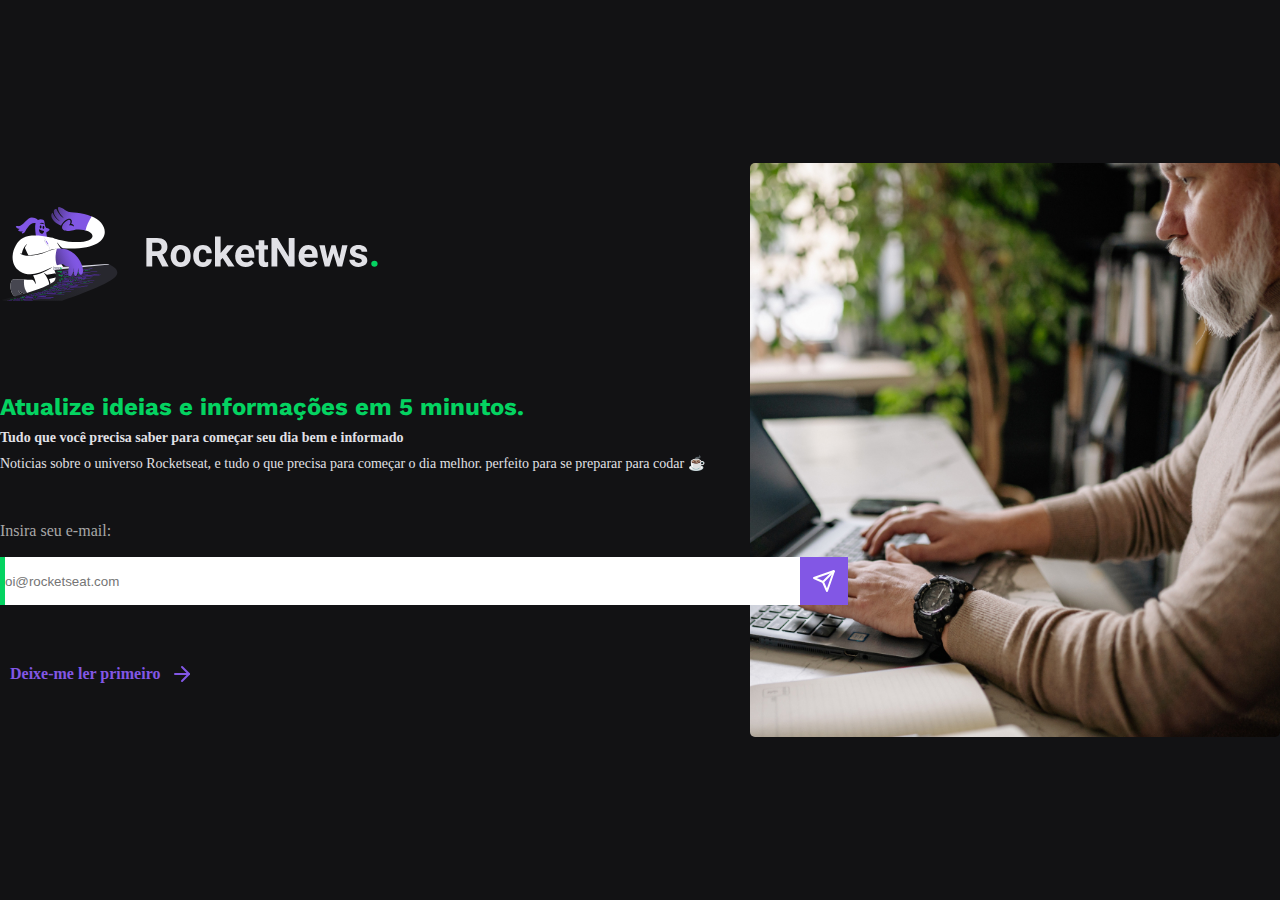
<file: index.html>
<!DOCTYPE html>
<html lang="pt-br">
  <head>
    <meta charset="UTF-8" />
    <meta http-equiv="X-UA-Compatible" content="IE=edge" />
    <meta name="viewport" content="width=device-width, initial-scale=1.0" />
    <link rel="stylesheet" href="./style/style.css" />
    <link rel="preconnect" href="https://fonts.googleapis.com" />
    <link rel="preconnect" href="https://fonts.gstatic.com" crossorigin />
    <link
      href="https://fonts.googleapis.com/css2?family=Spartan:wght@400;500;700&family=Work+Sans:ital,wght@0,400;0,500;0,700;1,500;1,700&display=swap"
      rel="stylesheet"
    />
    <link rel="shortcut icon" href="./img/icon.png" type="image/x-icon" />
    <title>Newsletter</title>
  </head>
  <body>
    <main class="container">
      <section class="information">
        <div>
          <figure class="logo">
            <a href="#"><img src="./img/logo.svg" alt="Logo da página" /></a>
          </figure>

          <h3>Atualize ideias e informações em 5 minutos.</h3>
          <p>
            Tudo que você precisa saber para começar seu dia bem e informado
          </p>
          <p>
            Noticias sobre o universo Rocketseat, e tudo o que precisa para
            começar o dia melhor. perfeito para se preparar para codar ☕
          </p>
        </div>

        <fieldset>
          <form action="#" id="newsletter">
            <label for="e-mail">Insira seu e-mail:</label>
            <div>
              <input
                type="email"
                id="e-mail"
                placeholder="oi@rocketseat.com"
                required
              />
              <button form="newsletter">
                <img src="./img/send.svg" alt="image send" />
              </button>
            </div>
          </form>
        </fieldset>

        <div class="container_link">
          <a
            href="https://blog.rocketseat.com.br/"
            class="link_news"
            target="_blank"
            >Deixe-me ler primeiro
          </a>
          <img src="./img/arrow-right.svg" alt="img-arrow-right" />
        </div>
      </section>

      <section class="img_illustrative">
        <h2>Serção da imagem</h2>
        <figure>
          <img src="./img/read_news.jpg" alt="img-read_news" />
        </figure>
      </section>
    </main>
  </body>
</html>
</file>
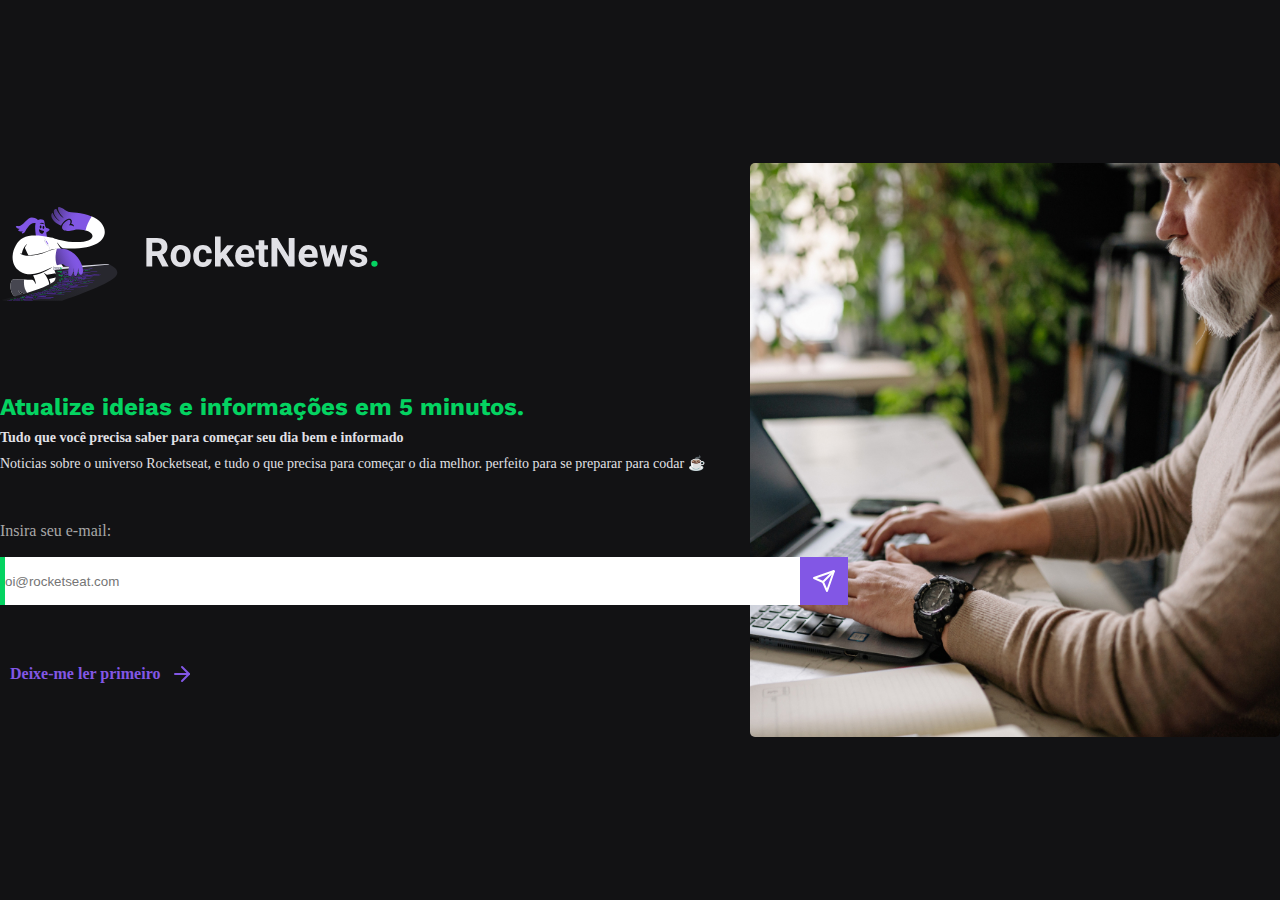
<file: src/index.html>
<!DOCTYPE html>
<html lang="pt-br">
  <head>
    <meta charset="UTF-8" />
    <meta http-equiv="X-UA-Compatible" content="IE=edge" />
    <meta name="viewport" content="width=device-width, initial-scale=1.0" />
    <link rel="stylesheet" href="../style/style.css" />
    <link rel="preconnect" href="https://fonts.googleapis.com" />
    <link rel="preconnect" href="https://fonts.gstatic.com" crossorigin />
    <link
      href="https://fonts.googleapis.com/css2?family=Spartan:wght@400;500;700&family=Work+Sans:ital,wght@0,400;0,500;0,700;1,500;1,700&display=swap"
      rel="stylesheet"
    />
    <link rel="shortcut icon" href="../img/icon.png" type="image/x-icon" />
    <title>Newsletter</title>
  </head>
  <body>
    <main class="container">
      <section class="information">
        <div>
          <figure class="logo">
            <a href="#"><img src="../img/logo.svg" alt="Logo da página" /></a>
          </figure>

          <h3>Atualize ideias e informações em 5 minutos.</h3>
          <p>
            Tudo que você precisa saber para começar seu dia bem e informado
          </p>
          <p>
            Noticias sobre o universo Rocketseat, e tudo o que precisa para
            começar o dia melhor. perfeito para se preparar para codar ☕
          </p>
        </div>

        <fieldset>
          <form action="#" id="newsletter">
            <label for="e-mail">Insira seu e-mail:</label>
            <div>
              <input
                type="email"
                id="e-mail"
                placeholder="oi@rocketseat.com"
                required
              />
              <button form="newsletter">
                <img src="../img/send.svg" alt="" />
              </button>
            </div>
          </form>
        </fieldset>

        <div class="container_link">
          <a
            href="https://blog.rocketseat.com.br/"
            class="link_news"
            target="_blank"
            >Deixe-me ler primeiro
          </a>
          <img src="../img/arrow-right.svg" alt="img-arrow-right" />
        </div>
      </section>

      <section class="img_illustrative">
        <h2>Serção da imagem</h2>
        <figure>
          <img src="../img/read_news.jpg" alt="img-read_news" />
        </figure>
      </section>
    </main>
  </body>
</html>
</file>
<file: style/style.css>
/* Global */
:root {
  --body-bg-color: #121214;
  --text-color: #e1e1e6;
  --title-color: #04d361;
  --form-color: #a8a8a8;
  --bg-button-color: #8257e5;
}

* {
  margin: 0;
  padding: 0;
  box-sizing: border-box;
  text-decoration: none;
  outline: none;
}

img {
  display: block;
  max-width: 100%;
  border-radius: 5px;
}

/* start */

body {
  background-color: var(--body-bg-color);
  color: var(--text-color);

  min-height: 100vh;

  display: flex;
  justify-content: center;
  align-items: center;
}

.container {
  width: min(100vw, 1440px);
}

body main {
  display: flex;
  justify-content: center;
  align-items: center;
}

/* logo */

.logo img {
  width: 24.3125rem;
  height: 5.875rem;
}

/* Texto */

.information h3 {
  margin-top: 5.75rem;

  font-size: 1.5rem;
  font-family: 'Work Sans', sans-serif;

  color: var(--title-color);
}

.information p {
  margin-top: 0.5625rem;

  font-size: 0.875rem;

  color: var(--text-color);
}

.information p:nth-of-type(1) {
  margin-top: 0.5625rem;

  font-size: 0.875rem;
  font-weight: bold;

  color: var(--text-color);
}

/* Formulário */

fieldset form {
  width: min(90vw, 750px);
}

fieldset {
  margin: 3.125rem 0;
  color: var(--form-color);

  position: relative;
  border: none;

  display: flex;
  align-items: flex-end;
}

fieldset div {
  width: min(90vw, 850px);
  display: flex;
  align-items: flex-end;
}

fieldset input {
  border: none;
  border-left: solid 0.3125rem #04d361;

  margin-top: 1.0625rem;
  width: min(90vw, 800px);
  height: 48px;
}

button {
  width: 48px;
  height: 48px;
  background-color: var(--bg-button-color);
  border: solid 1px var(--bg-button-color);
}

button img {
  margin: 0 auto;
}

.link_news {
  text-decoration: none;
  font-weight: bold;
  color: var(--bg-button-color);
  margin: 10px;
}

.container_link {
  display: flex;
}

/* Right */

.img_illustrative h2 {
  opacity: 0;
  position: absolute;
}

@media (max-width: 75rem) {
  body main {
    flex-direction: column;
  }

  p,
  h3 {
    text-align: center;
  }

  .logo img {
    margin: 3.125rem auto 0 auto;
  }

  .img_illustrative {
    margin: 1.5rem auto 2rem auto;
  }
}

@media (max-width: 20.625rem) {
  fieldset div {
    display: block;
  }
  button {
    width: min(90vw, 800px);
  }

  .information h3 {
    margin-top: 2.75rem;
  }
}
</file>
